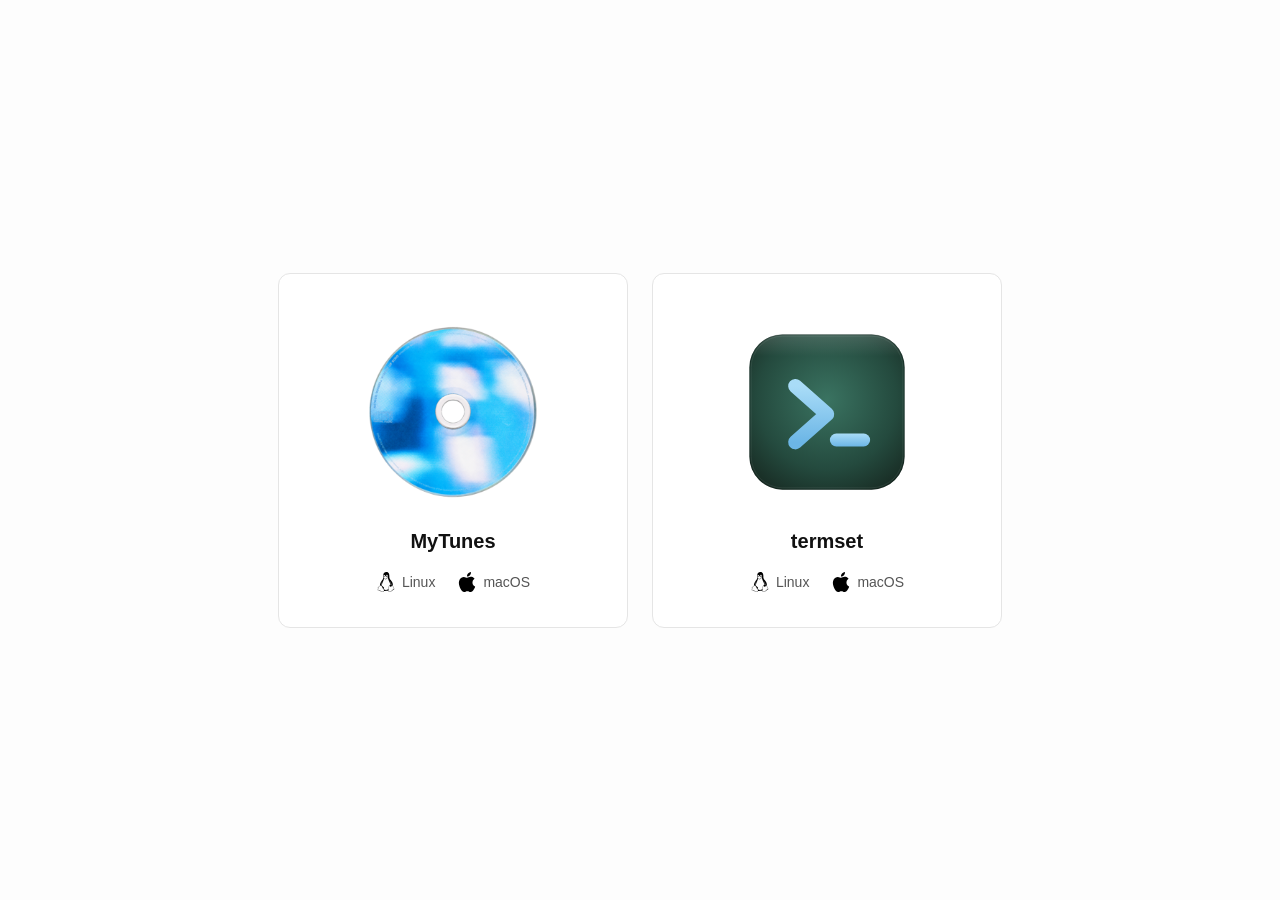
<file: docs/index.html>
<!doctype html>
<html lang="en">
<head>
  <meta charset="utf-8">
  <meta name="viewport" content="width=device-width, initial-scale=1">
  <meta name="color-scheme" content="light">
  <title>Apps</title>
  <link rel="stylesheet" href="./styles.css?v=87ff8832">
</head>
<body class="page-home">
  <main class="home">
    <div class="app-grid">
      <a class="app-card" href="./mytunes/">
        <img class="app-icon" src="./assets/mytunes.png" alt="" width="512" height="512">
        <span class="app-title">MyTunes</span>
        <span class="platform-list">
          <span class="platform"><img src="./assets/linux.svg" alt="" width="20" height="20">Linux</span>
          <span class="platform"><img src="./assets/apple.svg" alt="" width="20" height="20">macOS</span>
        </span>
      </a>
      <a class="app-card" href="./termset/">
        <img class="app-icon" src="./assets/termset.svg" alt="" width="256" height="256">
        <span class="app-title">termset</span>
        <span class="platform-list">
          <span class="platform"><img src="./assets/linux.svg" alt="" width="20" height="20">Linux</span>
          <span class="platform"><img src="./assets/apple.svg" alt="" width="20" height="20">macOS</span>
        </span>
      </a>
    </div>
  </main>
</body>
</html>
</file>
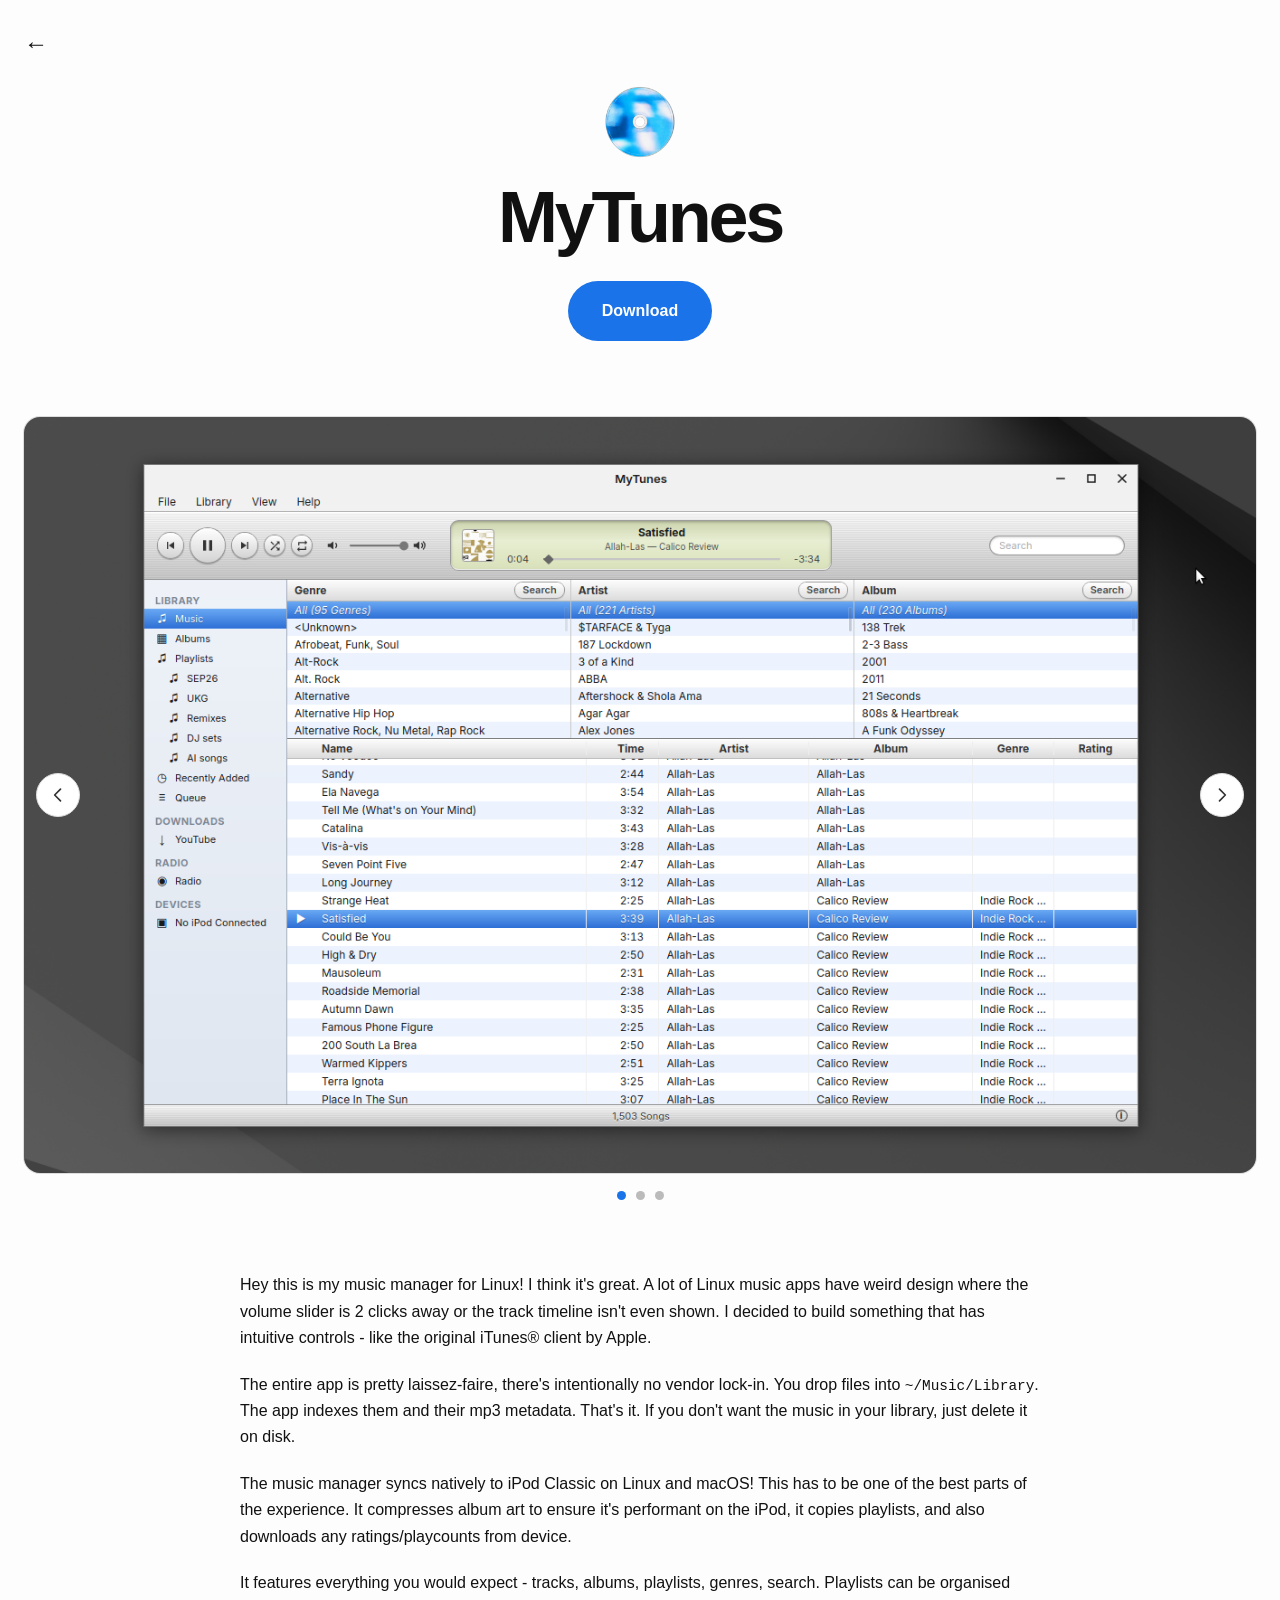
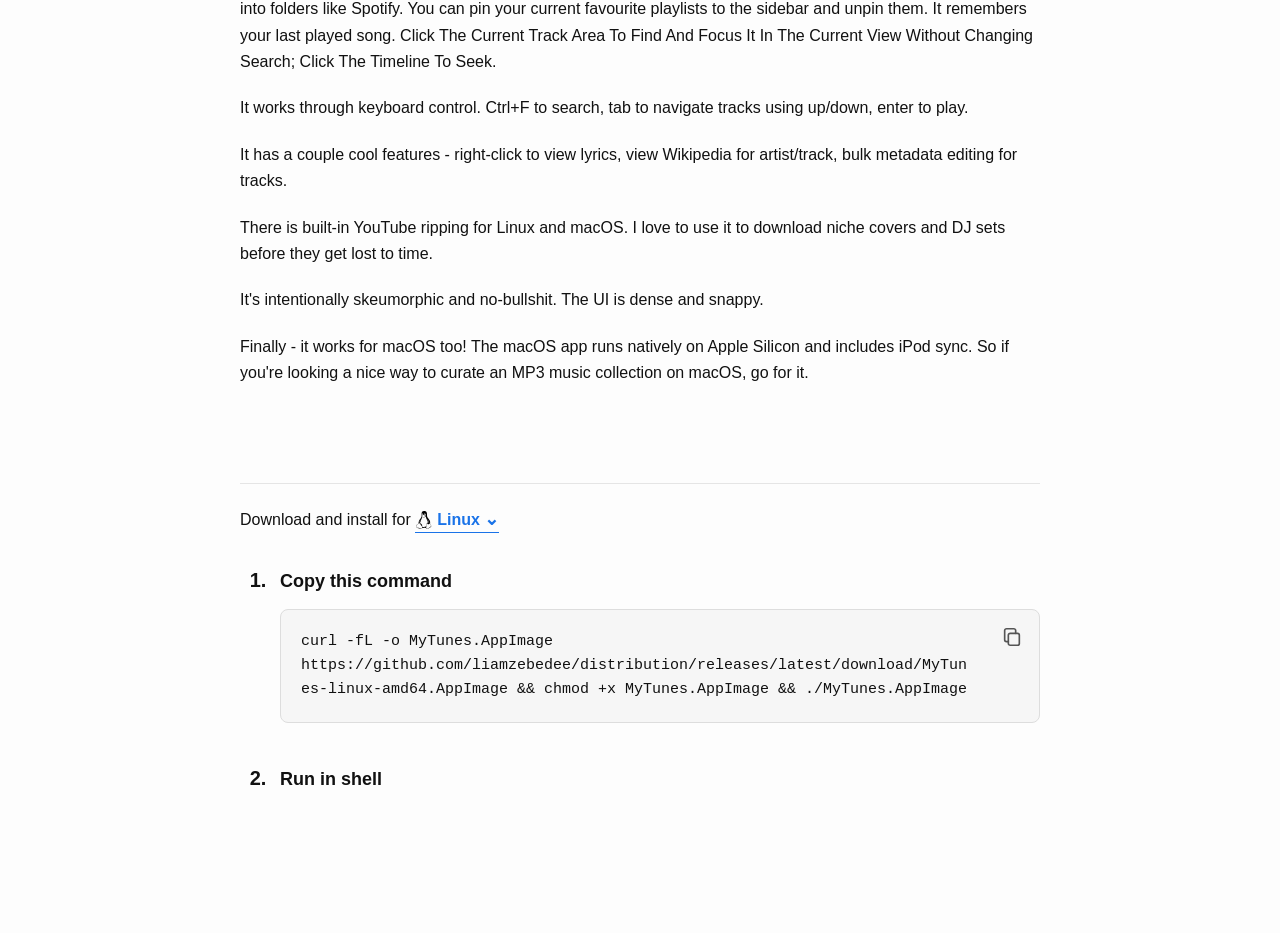
<file: docs/mytunes/index.html>
<!doctype html>
<html lang="en">
<head>
  <meta charset="utf-8">
  <meta name="viewport" content="width=device-width, initial-scale=1">
  <meta name="color-scheme" content="light">
  <title>MyTunes</title>
  <link rel="icon" href="../assets/mytunes.png">
  <link rel="preload" as="image" href="../assets/mytunes-music.png">
  <link rel="preload" as="image" href="../assets/mytunes-albums.png">
  <link rel="preload" as="image" href="../assets/mytunes-playlist.png">
  <link rel="preload" as="image" href="../assets/mytunes-macos-music.png">
  <link rel="preload" as="image" href="../assets/mytunes-macos-albums.png">
  <link rel="preload" as="image" href="../assets/mytunes-macos-playlist.png">
  <link rel="stylesheet" href="../styles.css?v=87ff8832">
</head>
<body>
  <div class="product-shell">
    <a class="back" href="../" aria-label="Back to apps">←</a>
    <main class="product-main" data-install="mytunes">
      <div class="product-hero">
        <img class="product-icon" src="../assets/mytunes.png" alt="" width="512" height="512">
        <h1>MyTunes</h1>
        <div class="hero-download">
          <a class="download-cta" href="#install">Download</a>
        </div>
      </div>
      <div class="product-gallery" aria-label="MyTunes screenshots">
        <div class="gallery-stage">
          <a class="screenshot-link" href="../assets/mytunes-music.png" aria-label="Open music library screenshot at full size">
            <img class="product-shot" src="../assets/mytunes-music.png" data-linux-src="../assets/mytunes-music.png" data-mac-src="../assets/mytunes-macos-music.png" alt="MyTunes music library" width="1362" height="836" loading="eager">
          </a>
          <a class="screenshot-link" href="../assets/mytunes-albums.png" aria-label="Open albums screenshot at full size" hidden>
            <img class="product-shot" src="../assets/mytunes-albums.png" data-linux-src="../assets/mytunes-albums.png" data-mac-src="../assets/mytunes-macos-albums.png" alt="MyTunes albums" width="1362" height="836" loading="eager" hidden>
          </a>
          <a class="screenshot-link" href="../assets/mytunes-playlist.png" aria-label="Open playlist screenshot at full size" hidden>
            <img class="product-shot" src="../assets/mytunes-playlist.png" data-linux-src="../assets/mytunes-playlist.png" data-mac-src="../assets/mytunes-macos-playlist.png" alt="MyTunes playlist" width="1362" height="836" loading="eager" hidden>
          </a>
          <button type="button" class="gallery-previous" aria-label="Previous screenshot"><svg viewBox="0 0 24 24" aria-hidden="true"><path d="m15 5-7 7 7 7"></path></svg></button>
          <button type="button" class="gallery-next" aria-label="Next screenshot"><svg viewBox="0 0 24 24" aria-hidden="true"><path d="m9 5 7 7-7 7"></path></svg></button>
        </div>
        <div class="gallery-dots" aria-label="Choose screenshot">
          <button type="button" data-slide="0" aria-label="Show music library" aria-current="true"></button>
          <button type="button" data-slide="1" aria-label="Show albums"></button>
          <button type="button" data-slide="2" aria-label="Show playlist"></button>
        </div>
      </div>
      <section class="product-overview" aria-label="About MyTunes">
        <p>Hey this is my music manager for Linux! I think it's great. A lot of Linux music apps have weird design where the volume slider is 2 clicks away or the track timeline isn't even shown. I decided to build something that has intuitive controls - like the original iTunes® client by Apple.</p>
        <p>The entire app is pretty laissez-faire, there's intentionally no vendor lock-in. You drop files into <code>~/Music/Library</code>. The app indexes them and their mp3 metadata. That's it. If you don't want the music in your library, just delete it on disk.</p>
        <p>The music manager syncs natively to iPod Classic on Linux and macOS! This has to be one of the best parts of the experience. It compresses album art to ensure it's performant on the iPod, it copies playlists, and also downloads any ratings/playcounts from device.</p>
        <p>It features everything you would expect - tracks, albums, playlists, genres, search. Playlists can be organised into folders like Spotify. You can pin your current favourite playlists to the sidebar and unpin them. It remembers your last played song. Click The Current Track Area To Find And Focus It In The Current View Without Changing Search; Click The Timeline To Seek.</p>
        <p>It works through keyboard control. Ctrl+F to search, tab to navigate tracks using up/down, enter to play.</p>
        <p>It has a couple cool features - right-click to view lyrics, view Wikipedia for artist/track, bulk metadata editing for tracks.</p>
        <p>There is built-in YouTube ripping for Linux and macOS. I love to use it to download niche covers and DJ sets before they get lost to time.</p>
        <p>It's intentionally skeumorphic and no-bullshit. The UI is dense and snappy.</p>
        <p>Finally - it works for macOS too! The macOS app runs natively on Apple Silicon and includes iPod sync. So if you're looking a nice way to curate an MP3 music collection on macOS, go for it.</p>
      </section>
      <section class="install" id="install" aria-labelledby="install-title">
        <div class="install-line" id="install-title">
          <span>Download and install for</span>
          <details class="platform-picker">
            <summary><img class="selected-platform-icon" src="../assets/linux.svg" alt=""><span class="selected-platform">Linux</span><span class="picker-chevron" aria-hidden="true">⌄</span></summary>
            <div class="platform-menu">
              <button type="button" data-platform="linux" data-file="MyTunes.AppImage" data-url="https://github.com/liamzebedee/distribution/releases/latest/download/MyTunes-linux-amd64.AppImage"><img src="../assets/linux.svg" alt="">Linux</button>
              <button type="button" data-platform="mac" data-file="MyTunes.tar.gz" data-url="https://github.com/liamzebedee/distribution/releases/latest/download/MyTunes-macos-arm64.tar.gz"><img src="../assets/apple.svg" alt="">macOS</button>
            </div>
          </details>
        </div>
        <ol class="steps">
          <li>
            <h3>Copy this command</h3>
            <div class="command">
              <code id="install-command" aria-live="polite"></code>
              <button type="button" class="copy-icon" aria-label="Copy command" title="Copy command" disabled>
                <svg class="icon-copy" viewBox="0 0 24 24" aria-hidden="true"><rect x="8" y="8" width="12" height="13" rx="2"></rect><path d="M16 8V5a2 2 0 0 0-2-2H6a2 2 0 0 0-2 2v10a2 2 0 0 0 2 2h2"></path></svg>
                <svg class="icon-check" viewBox="0 0 24 24" aria-hidden="true" hidden><path d="m4 12 5 5L20 6"></path></svg>
              </button>
              <span class="copy-status" role="status" aria-live="polite"></span>
            </div>
          </li>
          <li><h3>Run in shell</h3></li>
        </ol>
      </section>
    </main>
  </div>
  <script src="../site.js?v=3589b0b3" defer></script>
</body>
</html>
</file>
<file: docs/styles.css>
/* Small reset: preserve native controls while making sizing and media predictable. */
*, *::before, *::after { box-sizing: border-box; }
html {
  font: 400 16px/1.5 -apple-system, BlinkMacSystemFont, "Segoe UI", Roboto, Helvetica, Arial, sans-serif;
  color: #111;
  background: #fdfdfd;
  -webkit-text-size-adjust: 100%;
  text-size-adjust: 100%;
}
body { min-width: 320px; margin: 0; }
img, svg { display: block; max-width: 100%; }
img { height: auto; }
button, input, select, textarea { font: inherit; }
a { color: inherit; text-decoration-skip-ink: auto; }
[hidden] { display: none !important; }
:focus-visible { outline: 2px solid #2a7ae2; outline-offset: 3px; }

.home {
  display: grid;
  place-items: center;
  min-height: 100svh;
  padding: 32px 24px;
}
.app-grid {
  display: grid;
  grid-template-columns: repeat(2, minmax(260px, 350px));
  gap: 24px;
  width: 100%;
  justify-content: center;
}
.app-card {
  display: flex;
  flex-direction: column;
  align-items: center;
  min-height: 350px;
  padding: 46px 24px 34px;
  border: 1px solid #e5e5e5;
  border-radius: 12px;
  background: #fff;
  text-decoration: none;
  transition: border-color .15s, transform .15s;
}
.app-card:hover { border-color: #999; transform: translateY(-2px); }
.app-icon { width: 184px; height: 184px; object-fit: contain; }
.app-title { margin-top: 22px; font-size: 1.25rem; font-weight: 700; }
.platform-list { display: flex; gap: 22px; margin-top: 16px; }
.platform { display: inline-flex; align-items: center; gap: 6px; color: #555; font-size: .875rem; }
.platform img { width: 20px; height: 20px; }

.product-shell { width: min(100% - 48px, 1482px); min-height: 100svh; margin: 0 auto; padding: 28px 0 100px; }
.back { display: inline-block; padding: 4px 8px; margin-left: -8px; font-size: 1.5rem; line-height: 1; text-decoration: none; }
.back:hover { color: #2a7ae2; }
.product-hero { display: flex; flex-direction: column; align-items: center; padding-top: 24px; text-align: center; }
.product-icon { width: 76px; height: 76px; object-fit: contain; }
h1 { margin: 18px 0 24px; font-size: clamp(3rem, 6vw, 4.5rem); line-height: 1.1; letter-spacing: -.045em; }
.hero-download { display: flex; justify-content: center; }
.download-cta { display: inline-flex; align-items: center; justify-content: center; min-height: 60px; padding: 0 34px; border-radius: 999px; color: #fff; background: #1a73e8; font-weight: 700; text-decoration: none; }
.download-cta:hover { background: #185abc; }
.product-gallery { width: max-content; max-width: 100%; margin: 76px auto 0; }
.gallery-stage { position: relative; }
/* Keep screenshot text at its native size; only shrink to fit a narrower screen. */
.product-shot { display: block; width: auto; height: auto; border-radius: 16px; background: #fff; box-shadow: 0 0 0 1px #ddd; }
.product-gallery[data-platform="mac"] .product-shot { border-radius: 0; background: transparent; box-shadow: none; }
.single-shot { margin: 76px auto 0; }
.product-shot.termset-shot { border-radius: 0; }
.screenshot-link { display: block; width: fit-content; max-width: 100%; margin-inline: auto; cursor: zoom-in; }
.screenshot-link:has(.single-shot) { display: flow-root; }
.gallery-stage > button { position: absolute; top: 50%; display: grid; place-items: center; width: 44px; height: 44px; padding: 0; transform: translateY(-50%); border: 1px solid #ddd; border-radius: 50%; color: #333; background: #fff; cursor: pointer; }
.gallery-stage > button:hover { border-color: #999; color: #111; }
.gallery-stage > button svg { display: block; width: 20px; height: 20px; fill: none; stroke: currentColor; stroke-width: 2; stroke-linecap: round; stroke-linejoin: round; }
.gallery-previous { left: -60px; }
.gallery-next { right: -60px; }
.gallery-dots { display: flex; justify-content: center; gap: 10px; margin-top: 18px; }
.gallery-dots button { width: 9px; height: 9px; padding: 0; border: 0; border-radius: 50%; background: #bbb; cursor: pointer; }
.gallery-dots button[aria-current="true"] { background: #1a73e8; }
.product-overview { width: min(100%, 800px); margin: 72px auto 0; line-height: 1.65; }
.product-overview p { margin: 0 0 1.25em; }
.product-overview p:last-child { margin-bottom: 0; }
.product-overview code { font: .9em ui-monospace, SFMono-Regular, Consolas, "Liberation Mono", monospace; }
.install { width: min(100%, 800px); margin: 96px auto 0; padding-top: 24px; border-top: 1px solid #e5e5e5; scroll-margin-top: 24px; }
.install-line { font-size: 1rem; line-height: 1.5; }
.platform-picker { position: relative; display: inline-block; vertical-align: baseline; }
.platform-picker summary { display: inline-flex; align-items: baseline; gap: 4px; border-bottom: 1px solid currentColor; color: #1a73e8; font-weight: 600; line-height: inherit; list-style: none; cursor: pointer; }
.platform-picker summary::marker { content: ""; }
.platform-picker summary::-webkit-details-marker { display: none; }
.platform-picker summary:hover { color: #185abc; }
.selected-platform-icon, .platform-menu button img { width: 18px; height: 18px; }
.selected-platform-icon { align-self: center; }
.picker-chevron { font-size: 1.125rem; line-height: 1; }
.platform-menu { position: absolute; z-index: 2; top: calc(100% + 8px); left: 0; min-width: 140px; padding: 5px; border: 1px solid #ddd; border-radius: 8px; background: #fff; box-shadow: 0 8px 24px #0002; }
.platform-menu button { display: flex; align-items: center; gap: 8px; width: 100%; padding: 8px 10px; border: 0; border-radius: 4px; color: #111; background: transparent; text-align: left; cursor: pointer; }
.platform-menu button:hover, .platform-menu button[aria-current="true"] { background: #eef3fc; }
.steps { margin: 32px 0 0; padding-left: 32px; }
.steps li { padding-left: 8px; margin-bottom: 40px; }
.steps li::marker { font-weight: 700; font-size: 1.25rem; }
.steps h3 { margin: 0 0 14px; font-size: 1.125rem; }
.command { position: relative; }
.command code { display: block; min-height: 84px; padding: 20px 66px 20px 20px; overflow-wrap: anywhere; border: 1px solid #ddd; border-radius: 8px; background: #f6f6f6; font: 15px/1.6 ui-monospace, SFMono-Regular, Consolas, "Liberation Mono", monospace; }
.copy-icon { position: absolute; top: 10px; right: 10px; display: grid; place-items: center; width: 36px; height: 36px; padding: 7px; border: 0; border-radius: 5px; color: #555; background: transparent; cursor: pointer; }
.copy-icon:hover:not(:disabled) { color: #111; background: #e8e8e8; }
.copy-icon:disabled { opacity: .5; cursor: default; }
.copy-icon.pending { color: #1a73e8; background: #eaf2fe; }
.copy-icon.copied { color: #16803d; background: #e9f6ed; }
.copy-icon.failed { color: #b3261e; background: #fcebea; }
.copy-icon svg { width: 22px; height: 22px; fill: none; stroke: currentColor; stroke-width: 1.8; stroke-linecap: round; stroke-linejoin: round; }
.copy-icon [hidden] { display: none; }
.copy-status { display: block; margin-top: 8px; font-size: .875rem; color: #16803d; }
.copy-status:empty { display: none; }
.copy-status.failed { color: #b3261e; }

@media (prefers-reduced-motion: reduce) {
  .app-card { transition: none; }
}

@media (max-width: 1530px) {
  .gallery-previous { left: 12px; }
  .gallery-next { right: 12px; }
}

@media (max-width: 620px) {
  .app-grid { grid-template-columns: minmax(0, 350px); gap: 16px; }
  .app-card { min-height: 300px; padding: 30px 20px 26px; }
  .app-icon { width: 152px; height: 152px; }
  .product-shell { width: calc(100% - 32px); }
  .product-hero { padding-top: 20px; }
  .product-icon { width: 64px; height: 64px; }
  h1 { margin-bottom: 22px; }
  .download-cta { min-height: 52px; padding: 0 26px; }
  .product-gallery, .single-shot { margin-top: 52px; }
  .product-shot { border-radius: 10px; }
  .install { margin-top: 64px; }
  .steps { margin-top: 32px; }
}
</file>
